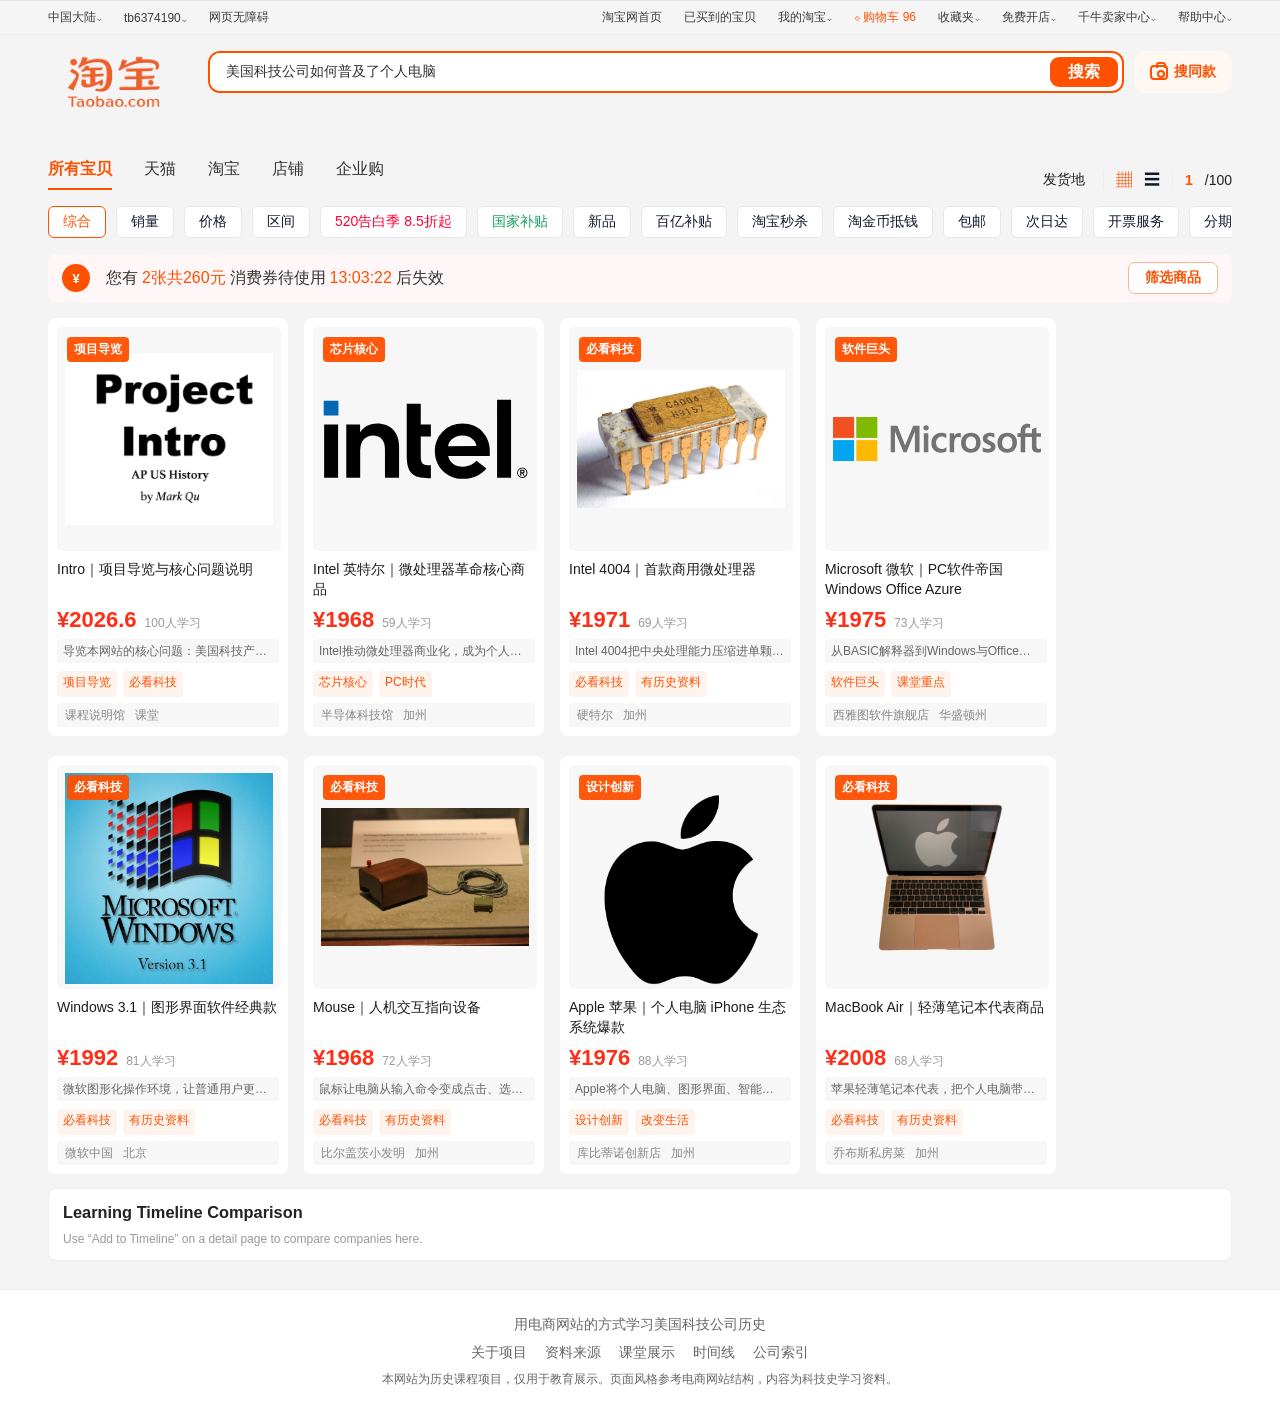
<file: index.html>
<!DOCTYPE html>
<html lang="zh-CN">
<head>
  <meta charset="UTF-8">
  <meta name="viewport" content="width=device-width, initial-scale=1.0">
  <title>淘宝</title>
  <link rel="icon" type="image/png" href="logo.png">
  <link rel="shortcut icon" type="image/png" href="pagelogo.png">
  <link rel="stylesheet" href="styles.css">
</head>
<body>
  <div class="site-nav">
    <div class="site-nav-bd">
      <div class="site-nav-left">
        <button type="button">中国大陆⌄</button>
        <button type="button">tb6374190⌄</button>
        <a href="#/" data-nav-action="learn">网页无障碍</a>
      </div>
      <div class="site-nav-right">
        <a href="#/" data-nav-action="home">淘宝网首页</a>
        <a href="#/" data-nav-action="learn">已买到的宝贝</a>
        <a href="#/" data-nav-action="learn">我的淘宝⌄</a>
        <a href="#/" data-nav-action="timeline" class="cart-link"><span aria-hidden="true">⌔</span> 购物车 96</a>
        <a href="#/" data-nav-action="learn">收藏夹⌄</a>
        <a href="#/" data-nav-action="learn">免费开店⌄</a>
        <a href="#/" data-nav-action="learn">千牛卖家中心⌄</a>
        <a href="#footer" data-nav-action="footer">帮助中心⌄</a>
      </div>
    </div>
  </div>

  <header class="header tbpc-layout">
    <a class="brand" href="#/" aria-label="淘宝首页" data-nav-action="home">
      <img class="brand-logo-img" src="logo.png" alt="淘宝">
    </a>
    <div class="header-search-group">
      <form class="search-box" id="search-form">
        <textarea id="search-input" rows="1" aria-label="搜索公司历史">美国科技公司如何普及了个人电脑</textarea>
        <button class="search-btn" type="submit">搜索</button>
      </form>
      <button class="similar-btn" type="button" id="similar-btn" aria-label="搜同款">
        <span class="camera-icon" aria-hidden="true"></span>
        <span>搜同款</span>
      </button>
    </div>
  </header>

  <main id="app" class="tbpc-layout"></main>

  <footer class="footer" id="footer">
    <div class="tbpc-layout footer-inner">
      <p>用电商网站的方式学习美国科技公司历史</p>
      <nav>
        <a href="#footer">关于项目</a>
        <a href="#footer">资料来源</a>
        <a href="#/" data-nav-action="learn">课堂展示</a>
        <a href="#/" data-nav-action="timeline">时间线</a>
        <a href="#/" data-nav-action="learn">公司索引</a>
      </nav>
      <small>本网站为历史课程项目，仅用于教育展示。页面风格参考电商网站结构，内容为科技史学习资料。</small>
    </div>
  </footer>

  <script src="app.js"></script>
</body>
</html>
</file>
<file: styles.css>
:root {
  --tb-orange: #ff5000;
  --tb-orange-dark: #e64200;
  --tb-gold: #ff9000;
  --tb-red: #ff2f17;
  --bg: #f4f4f4;
  --line: #ececec;
  --text: #222;
  --muted: #777;
  --green: #2e8b57;
  --blue: #1967d2;
}

* {
  box-sizing: border-box;
}

body {
  margin: 0;
  color: var(--text);
  background: var(--bg);
  font-family: Arial, "PingFang SC", "Microsoft YaHei", sans-serif;
  font-size: 14px;
  letter-spacing: 0;
}

a {
  color: inherit;
  text-decoration: none;
}

button,
input {
  font: inherit;
}

button {
  cursor: pointer;
}

.tbpc-layout {
  width: min(1616px, calc(100vw - 96px));
  margin: 0 auto;
}

.site-nav {
  height: 35px;
  background: #f5f5f5;
  border-top: 1px solid #e5e5e5;
  border-bottom: 1px solid #eee;
  color: #3c3c3c;
  font-size: 12px;
}

.site-nav-bd {
  width: min(1616px, calc(100vw - 96px));
  height: 33px;
  margin: 0 auto;
  display: flex;
  align-items: center;
  justify-content: space-between;
  gap: 20px;
}

.site-nav-left,
.site-nav-right {
  display: flex;
  align-items: center;
  gap: 22px;
  white-space: nowrap;
}

.site-nav button {
  border: 0;
  background: transparent;
  color: inherit;
  padding: 0;
}

.site-nav a:hover,
.site-nav button:hover,
.brand:hover,
.store-link:hover {
  color: var(--tb-orange);
}

.cart-link {
  color: var(--tb-orange);
}

.header {
  min-height: 106px;
  display: grid;
  grid-template-columns: 150px minmax(520px, 1fr);
  align-items: start;
  gap: 10px;
  padding-top: 10px;
}

.brand {
  display: flex;
  align-items: center;
  gap: 12px;
}

.brand-logo-img {
  width: 126px;
  height: auto;
  display: block;
  object-fit: contain;
}

.header-search-group {
  display: grid;
  grid-template-columns: minmax(420px, 1fr) 98px;
  gap: 10px;
  align-items: center;
  padding-top: 6px;
}

.search-box {
  display: grid;
  grid-template-columns: 1fr 72px;
  min-height: 42px;
  border: 2px solid var(--tb-orange);
  border-radius: 12px;
  background: #fff;
  overflow: hidden;
  align-items: stretch;
}

.search-box textarea {
  width: 100%;
  min-width: 0;
  min-height: 38px;
  max-height: 104px;
  border: 0;
  outline: 0;
  padding: 9px 16px;
  color: #333;
  font-size: 14px;
  line-height: 20px;
  resize: none;
  overflow-y: auto;
}

.similar-btn {
  height: 42px;
  border: 0;
  border-radius: 12px;
  background: #fff7f2;
  color: var(--tb-orange);
  font-size: 14px;
  font-weight: 700;
  display: inline-flex;
  align-items: center;
  justify-content: center;
  gap: 6px;
}

.search-btn {
  border: 0;
  background: var(--tb-orange);
  color: #fff;
  font-weight: 700;
  font-size: 16px;
  border-radius: 9px;
  margin: 4px 4px 4px 0;
}

.camera-icon {
  width: 18px;
  height: 15px;
  border: 2px solid currentColor;
  border-radius: 4px;
  position: relative;
  display: inline-block;
}

.camera-icon::before {
  content: "";
  position: absolute;
  top: -5px;
  left: 4px;
  width: 6px;
  height: 4px;
  border: 2px solid currentColor;
  border-bottom: 0;
  border-radius: 3px 3px 0 0;
}

.camera-icon::after {
  content: "";
  position: absolute;
  top: 3px;
  left: 5px;
  width: 4px;
  height: 4px;
  border: 2px solid currentColor;
  border-radius: 50%;
}

.market-shell {
  display: block;
}

.promo-card,
.timeline-panel,
.store-box,
.detail-main,
.detail-sidebar,
.detail-section,
.sort-row {
  border-radius: 8px;
  background: #fff;
}

.market-main {
  min-width: 0;
}

.market-anchor {
  height: 1px;
}

.promo-grid {
  display: grid;
  grid-template-columns: 2fr repeat(4, 1fr);
  gap: 10px;
  margin-bottom: 12px;
}

.promo-card {
  min-height: 86px;
  padding: 14px;
  border: 1px solid #fff0e8;
  background: linear-gradient(135deg, #fff 0%, #fff4ec 100%);
  display: grid;
  align-content: center;
  gap: 8px;
  text-align: left;
  cursor: pointer;
}

.promo-card:hover {
  border-color: #ffc9ad;
  box-shadow: 0 6px 18px rgba(255, 80, 0, .08);
}

.promo-card:first-child {
  min-height: 118px;
}

.promo-card strong {
  color: #331b10;
  line-height: 1.35;
}

.promo-card span {
  color: #9b5b2b;
  font-size: 12px;
  line-height: 1.35;
}

.tabs-row,
.filter-row,
.sort-row {
  display: flex;
  align-items: center;
  gap: 8px;
  padding: 0;
  margin-bottom: 16px;
  overflow-x: auto;
}

.tabs-row {
  justify-content: space-between;
  align-items: flex-end;
  padding-top: 6px;
  overflow: visible;
}

.tabs-left {
  display: flex;
  align-items: flex-end;
  gap: 32px;
  min-width: 0;
}

.tabs-meta {
  display: flex;
  align-items: center;
  gap: 12px;
  color: #1f1f1f;
  white-space: nowrap;
  font-size: 14px;
}

.tabs-meta button {
  border: 0;
  background: transparent;
  color: #1f1f1f;
}

.tabs-meta strong,
.tabs-meta .active {
  color: var(--tb-orange);
}

.meta-line-break {
  width: 1px;
  height: 18px;
  background: #eee;
}

.view-mode {
  color: #11192d;
  font-size: 16px;
  line-height: 1;
}

.filter-row {
  gap: 10px;
  margin-bottom: 16px;
}

.tab-btn,
.filter-chip {
  flex: 0 0 auto;
  border: 0;
  background: transparent;
  color: #333;
}

.tab-btn {
  height: 42px;
  padding: 0;
  border-radius: 0;
  font-size: 16px;
  font-weight: 500;
  position: relative;
}

.tab-btn.active {
  font-weight: 700;
  color: var(--tb-orange);
}

.tab-btn.active::after {
  content: "";
  position: absolute;
  left: 0;
  right: 0;
  bottom: 0;
  height: 2px;
  background: var(--tb-orange);
}

.tab-btn:hover {
  color: var(--tb-orange);
}

.filter-chip {
  height: 32px;
  padding: 0 14px;
  border: 1px solid #e8e8e8;
  border-radius: 6px;
  background: #fff;
  color: #11192d;
  font-size: 14px;
}

.filter-chip.active,
.filter-chip:hover {
  color: var(--tb-orange);
  border-color: var(--tb-orange);
  background: #fff;
}

.filter-chip:nth-child(5) {
  color: #ff0036;
}

.filter-chip:nth-child(6) {
  color: #16a05d;
}

.coupon-tip {
  min-height: 48px;
  margin-bottom: 16px;
  padding: 0 14px;
  border-radius: 8px;
  background: #fff7f7;
  display: flex;
  align-items: center;
  justify-content: space-between;
  gap: 16px;
  color: #333;
}

.coupon-left {
  display: flex;
  align-items: center;
  gap: 4px;
  white-space: nowrap;
  font-size: 16px;
}

.coupon-left strong,
.coupon-left em {
  color: var(--tb-orange);
  font-style: normal;
  font-weight: 500;
}

.coupon-icon {
  width: 28px;
  height: 28px;
  margin-right: 12px;
  border-radius: 50%;
  background: var(--tb-orange);
  color: #fff;
  display: grid;
  place-items: center;
  font-size: 13px;
  font-weight: 700;
}

.coupon-tip button {
  height: 32px;
  padding: 0 16px;
  border: 1px solid #ffb28f;
  border-radius: 7px;
  background: #fff;
  color: var(--tb-orange);
  font-weight: 700;
}

.price-range-row {
  display: flex;
  align-items: center;
  gap: 8px;
  padding: 10px 12px;
  margin-bottom: 10px;
  border-radius: 8px;
  background: #fff;
  color: #666;
  overflow-x: auto;
}

.price-range-row label {
  flex: 0 0 auto;
  height: 32px;
  display: inline-flex;
  align-items: center;
  gap: 4px;
  padding: 0 8px;
  border: 1px solid #eee;
  border-radius: 5px;
  background: #fafafa;
  color: var(--tb-orange);
}

.price-range-row input {
  width: 78px;
  border: 0;
  outline: 0;
  background: transparent;
  color: #333;
}

.price-range-row i {
  color: #aaa;
  font-style: normal;
}

.price-range-row button {
  flex: 0 0 auto;
  height: 32px;
  padding: 0 12px;
  border: 1px solid #ffc9ad;
  border-radius: 5px;
  background: #fff7f2;
  color: var(--tb-orange);
}

.sort-row {
  justify-content: space-between;
  color: #666;
}

.sort-left,
.sort-right {
  display: flex;
  align-items: center;
  gap: 16px;
  white-space: nowrap;
}

.product-grid {
  display: grid;
  grid-template-columns: repeat(auto-fill, 240px);
  gap: 20px 16px;
  justify-content: start;
}

.item-card {
  width: 240px;
  min-width: 240px;
  border: 1px solid transparent;
  border-radius: 8px;
  background: #fff;
  overflow: hidden;
  padding: 8px;
  transition: border-color .16s ease, box-shadow .16s ease, transform .16s ease;
}

.item-card:hover {
  border-color: #ffb28f;
  box-shadow: 0 8px 22px rgba(0, 0, 0, .08);
  transform: translateY(-2px);
}

.item-media {
  position: relative;
  width: 224px;
  height: 224px;
  aspect-ratio: 1;
  border-radius: 6px;
  background: #f7f7f7;
  display: grid;
  place-items: center;
  overflow: hidden;
  padding: 8px;
}

.item-photo {
  width: 100%;
  height: 100%;
  display: block;
  object-fit: contain;
}

.symbol-scene {
  width: 78%;
  height: 72%;
  border: 1px solid rgba(255, 255, 255, .5);
  border-radius: 8px;
  background:
    linear-gradient(120deg, rgba(255, 255, 255, .9), rgba(255, 255, 255, .18)),
    var(--scene-color, #2d5bff);
  box-shadow: inset 0 0 0 1px rgba(0, 0, 0, .06), 0 10px 20px rgba(0, 0, 0, .08);
  display: grid;
  place-items: center;
  color: #fff;
  text-align: center;
  position: relative;
}

.symbol-scene::before {
  content: "";
  position: absolute;
  inset: 12px;
  border: 1px solid rgba(255, 255, 255, .42);
  border-radius: 6px;
}

.symbol-scene b {
  position: relative;
  font-size: clamp(28px, 3vw, 48px);
  line-height: 1;
  text-shadow: 0 2px 8px rgba(0, 0, 0, .2);
}

.item-ribbon {
  position: absolute;
  left: 10px;
  top: 10px;
  padding: 4px 7px;
  border-radius: 4px;
  background: rgba(255, 80, 0, .95);
  color: #fff;
  font-size: 12px;
  font-weight: 700;
}

.item-info {
  padding: 8px 0 0;
}

.item-title {
  height: 40px;
  min-height: 40px;
  margin: 0 0 8px;
  color: rgba(9, 9, 10, .92);
  font-size: 14px;
  line-height: 20px;
  font-weight: 400;
  display: -webkit-box;
  -webkit-line-clamp: 2;
  -webkit-box-orient: vertical;
  overflow: hidden;
}

.price-row {
  display: flex;
  align-items: baseline;
  justify-content: flex-start;
  gap: 8px;
  margin-bottom: 6px;
}

.price {
  color: var(--tb-red);
  font-size: 22px;
  font-weight: 900;
}

.viewed {
  color: #999;
  font-size: 12px;
  white-space: nowrap;
}

.item-desc {
  min-height: 24px;
  margin: 0 0 8px;
  padding: 0 6px;
  border-radius: 4px;
  background: #f7f7f7;
  color: #666;
  font-size: 12px;
  line-height: 24px;
  overflow: hidden;
  text-overflow: ellipsis;
  white-space: nowrap;
}

.badge-row {
  display: flex;
  flex-wrap: wrap;
  gap: 6px;
  min-height: 26px;
  margin-bottom: 6px;
}

.badge {
  padding: 3px 6px;
  border-radius: 4px;
  background: #fff3ed;
  color: var(--tb-orange);
  font-size: 12px;
}

.store-row {
  display: flex;
  justify-content: flex-start;
  align-items: center;
  gap: 10px;
  height: 24px;
  margin-top: 0;
  padding: 0 8px;
  border-radius: 4px;
  background: rgba(0, 0, 0, .03);
  color: #888;
  font-size: 12px;
}

.store-link {
  min-width: 0;
  overflow: hidden;
  text-overflow: ellipsis;
  white-space: nowrap;
}

.empty-state {
  padding: 40px;
  border-radius: 8px;
  background: #fff;
  color: #777;
  text-align: center;
}

.timeline-panel {
  margin-top: 14px;
  padding: 14px;
  border: 1px solid #eee;
}

.timeline-panel h3 {
  margin: 0 0 10px;
}

.timeline-list {
  display: flex;
  flex-wrap: wrap;
  gap: 8px;
}

.timeline-pill {
  display: inline-flex;
  align-items: center;
  gap: 8px;
  padding: 7px 10px;
  border: 1px solid #ffd0b8;
  border-radius: 18px;
  background: #fff7f2;
  color: #6d2b0b;
}

.timeline-pill button {
  width: 18px;
  height: 18px;
  border: 0;
  border-radius: 50%;
  background: #ffd7c6;
  color: #8a2d00;
  line-height: 18px;
}

.detail-shell {
  display: grid;
  grid-template-columns: minmax(0, 1fr) 260px;
  gap: 14px;
}

.detail-main {
  padding: 24px 26px 26px;
}

.detail-top {
  display: grid;
  grid-template-columns: minmax(560px, 42%) minmax(0, 1fr);
  gap: 34px;
  align-items: start;
}

.detail-gallery {
  min-width: 0;
}

.detail-hero {
  aspect-ratio: 1 / .86;
  border-radius: 8px;
  background: #f8f8f8;
  display: grid;
  place-items: center;
  overflow: hidden;
  padding: 28px;
}

.detail-hero img {
  width: 100%;
  height: 100%;
  display: block;
  object-fit: contain;
}

.detail-hero .gallery-video {
  width: 100%;
  height: 100%;
  display: block;
  border-radius: 6px;
  background: #000;
  object-fit: contain;
}

.detail-hero .symbol-scene {
  width: 82%;
  height: 74%;
}

.thumb-row {
  display: flex;
  flex-wrap: wrap;
  gap: 12px;
  margin-top: 16px;
}

.thumb {
  appearance: none;
  flex: 0 0 96px;
  width: 96px;
  aspect-ratio: 1;
  border: 2px solid #eee;
  border-radius: 6px;
  background: #fafafa;
  display: grid;
  place-items: center;
  color: #888;
  font-size: 14px;
  padding: 0;
  position: relative;
  overflow: hidden;
  padding: 10px;
}

.thumb.active {
  border-color: var(--tb-orange);
}

.thumb:hover {
  border-color: #ffb28f;
}

.thumb img {
  width: 70%;
  height: 70%;
  display: block;
  object-fit: contain;
}

.video-thumb img {
  filter: brightness(.82);
}

.play-badge {
  position: absolute;
  top: 50%;
  left: 50%;
  width: 34px;
  height: 34px;
  padding: 0;
  border-radius: 50%;
  background: rgba(255, 80, 0, .92);
  color: #fff;
  display: grid;
  place-items: center;
  font-size: 14px;
  line-height: 1;
  transform: translate(-50%, -50%);
  box-shadow: 0 4px 12px rgba(255, 80, 0, .24);
}

.thumb span:not(.play-badge) {
  position: absolute;
  inset: auto 0 0;
  padding: 5px 3px;
  background: rgba(255, 255, 255, .86);
  color: #666;
  font-weight: 700;
  line-height: 1.1;
}

.detail-buy h1 {
  margin: 0 0 14px;
  color: #222;
  font-size: clamp(24px, 2vw, 32px);
  line-height: 1.28;
  font-weight: 800;
  letter-spacing: 0;
}

.price-panel {
  padding: 14px 16px;
  margin-bottom: 14px;
  border-radius: 6px;
  background: #fff2e8;
  display: grid;
  gap: 10px;
  color: #222;
  font-size: 16px;
}

.price-line,
.meta-line {
  display: flex;
  align-items: center;
  gap: 14px;
  line-height: 1.45;
}

.label {
  width: 72px;
  color: #777;
  flex: 0 0 72px;
}

.detail-price {
  color: var(--tb-red);
  font-size: clamp(34px, 3vw, 44px);
  line-height: 1;
  font-weight: 900;
}

.service-badges {
  display: flex;
  flex-wrap: wrap;
  gap: 8px;
  margin: 12px 0;
}

.option-box {
  padding: 12px 0;
  border-top: 1px solid #f1f1f1;
  border-bottom: 1px solid #f1f1f1;
}

.option-title {
  margin-bottom: 10px;
  color: #777;
}

.option-row {
  display: flex;
  flex-wrap: wrap;
  gap: 10px;
}

.option-btn {
  min-width: 90px;
  height: 34px;
  padding: 0 12px;
  border: 1px solid #ddd;
  border-radius: 4px;
  background: #fff;
}

.option-btn.active,
.option-btn:hover {
  color: var(--tb-orange);
  border-color: var(--tb-orange);
  background: #fff7f2;
}

.qty-row {
  display: flex;
  align-items: center;
  gap: 12px;
  margin: 14px 0;
  color: #777;
}

.qty-control {
  display: inline-flex;
  height: 30px;
  border: 1px solid #ddd;
  border-radius: 4px;
  overflow: hidden;
  color: #333;
}

.qty-control button {
  width: 30px;
  border: 0;
  background: #f6f6f6;
}

.qty-control output {
  min-width: 36px;
  display: grid;
  place-items: center;
  border-left: 1px solid #ddd;
  border-right: 1px solid #ddd;
}

.buy-row {
  display: flex;
  flex-wrap: wrap;
  gap: 14px;
  align-items: center;
}

.buy-btn {
  min-width: 178px;
  height: 52px;
  border: 0;
  border-radius: 12px;
  color: #fff;
  font-size: 18px;
  font-weight: 700;
  box-shadow: none;
  cursor: pointer;
  transition: filter .16s ease, transform .16s ease;
}

.buy-btn:hover {
  filter: brightness(1.03);
  transform: translateY(-1px);
}

.buy-now {
  background: linear-gradient(90deg, #ffcb00, #ff9402);
}

.add-cart {
  background: linear-gradient(90deg, #ff7700, #ff4900);
}

.detail-sidebar {
  align-self: start;
  padding: 14px;
}

@media (orientation: portrait) {
  .detail-shell {
    grid-template-columns: minmax(0, 1fr);
  }

  .detail-sidebar {
    display: none;
  }
}

.store-box h2 {
  margin: -14px -14px 12px;
  padding: 11px 14px;
  border-bottom: 1px solid #eee;
  border-left: 3px solid var(--tb-orange);
  background: #fafafa;
  font-size: 16px;
}

.store-ratings {
  display: grid;
  gap: 8px;
  margin: 12px 0;
  color: #666;
}

.rating-row {
  display: flex;
  justify-content: space-between;
  gap: 12px;
}

.rating-row strong {
  color: var(--tb-orange);
}

.store-cta {
  width: 100%;
  height: 34px;
  border: 1px solid #ffb086;
  border-radius: 4px;
  background: #fff7f2;
  color: var(--tb-orange-dark);
  font-weight: 700;
}

.detail-tabs {
  position: sticky;
  top: 0;
  z-index: 3;
  display: flex;
  gap: 4px;
  margin: 18px -18px 0;
  padding: 0 18px;
  border-top: 2px solid var(--tb-orange);
  border-bottom: 1px solid #eee;
  background: #fafafa;
}

.detail-tabs button {
  min-height: 42px;
  padding: 0 16px;
  border: 0;
  border-radius: 0;
  background: transparent;
  color: #444;
  font-weight: 700;
}

.detail-tabs button:hover {
  color: var(--tb-orange);
  background: #fff;
}

.detail-section {
  margin-top: 14px;
  border: 1px solid #eee;
  background: #fff;
}

.detail-section h2 {
  margin: 0;
  padding: 14px 18px;
  border-bottom: 1px solid #eee;
  border-left: 3px solid var(--tb-orange);
  background: #fafafa;
  color: #222;
  font-size: 20px;
  line-height: 1.25;
  font-weight: 800;
}

.detail-section > .history-text,
.detail-section > .markdown-detail,
.detail-section > .history-timeline,
.detail-section > .related-grid {
  padding: 18px;
}

.history-text {
  margin: 0;
  font-size: 16.5px;
  line-height: 1.78;
  color: #444;
}

.markdown-detail h3 {
  margin: 0 0 14px;
  color: #222;
  font-size: 22px;
  line-height: 1.35;
  font-weight: 800;
}

.markdown-detail h4,
.markdown-detail h5 {
  margin: 18px 0 10px;
  color: var(--tb-orange);
  font-size: 18px;
  line-height: 1.4;
  font-weight: 800;
}

.markdown-detail p {
  margin: 0 0 14px;
  color: #444;
  font-size: 16.5px;
  line-height: 1.78;
}

.markdown-image {
  margin: 14px 0 18px;
}

.markdown-image img {
  display: block;
  max-width: 100%;
  max-height: 420px;
  border-radius: 6px;
  object-fit: contain;
}

.markdown-loading {
  color: #888;
}

.markdown-warning {
  margin-bottom: 12px;
  padding: 11px 12px;
  border: 1px solid #ffd0b8;
  border-radius: 6px;
  background: #fff7f2;
  color: #7a3a18;
  line-height: 1.65;
}

.markdown-detail ul {
  display: grid;
  gap: 8px;
  margin: 0 0 12px;
  padding: 0;
  list-style: none;
}

.markdown-detail li {
  padding: 10px 12px;
  border: 1px solid #ffe0d1;
  border-radius: 6px;
  background: #fff9f5;
  color: #444;
  font-size: 16px;
  line-height: 1.68;
}

.detail-info-grid {
  display: grid;
  gap: 10px;
  margin-top: 14px;
}

.detail-info-card {
  padding: 12px 14px;
  border: 1px solid #ffe0d1;
  border-radius: 6px;
  background: #fff9f5;
}

.detail-info-card strong {
  display: block;
  margin-bottom: 6px;
  color: var(--tb-orange);
  font-size: 15px;
}

.detail-info-card p {
  margin: 0;
  color: #444;
  line-height: 1.75;
}

.history-timeline {
  display: grid;
  gap: 10px;
  margin: 0;
  list-style: none;
}

.history-timeline li {
  display: grid;
  grid-template-columns: 96px 1fr;
  gap: 14px;
  padding: 10px 0;
  border-bottom: 1px dashed #eee;
}

.history-timeline strong {
  color: var(--tb-orange);
}

.related-grid {
  display: grid;
  grid-template-columns: repeat(3, 1fr);
  gap: 10px;
}

.related-card {
  padding: 10px;
  border: 1px solid #eee;
  border-radius: 6px;
  background: #fafafa;
}

.related-card strong {
  display: block;
  margin-bottom: 4px;
}

.detail-back {
  display: inline-flex;
  align-items: center;
  gap: 6px;
  margin-bottom: 12px;
  color: var(--tb-orange);
  font-weight: 700;
}

.footer {
  margin-top: 28px;
  padding: 26px 0;
  background: #fff;
  border-top: 1px solid #eee;
  color: #666;
}

.footer-inner {
  display: grid;
  gap: 10px;
  text-align: center;
}

.footer p {
  margin: 0;
}

.footer nav {
  display: flex;
  justify-content: center;
  flex-wrap: wrap;
  gap: 18px;
}

.footer a:hover {
  color: var(--tb-orange);
}

@media (max-width: 1180px) {
  .product-grid {
    grid-template-columns: repeat(auto-fill, 240px);
  }

  .promo-grid {
    grid-template-columns: repeat(3, 1fr);
  }

  .promo-card:first-child {
    grid-column: 1 / -1;
  }

  .detail-top {
    grid-template-columns: minmax(420px, 44%) minmax(0, 1fr);
    gap: 24px;
  }
}

@media (max-width: 880px) {
  .tbpc-layout,
  .site-nav-bd {
    width: min(100vw - 24px, 720px);
  }

  .site-nav-right {
    display: none;
  }

  .header {
    grid-template-columns: 1fr;
    gap: 12px;
    padding: 14px 0 8px;
  }

  .header-search-group {
    grid-template-columns: minmax(0, 1fr) 98px;
    padding-top: 0;
  }

  .tabs-row {
    align-items: flex-start;
    gap: 12px;
    overflow-x: auto;
  }

  .tabs-left {
    gap: 22px;
  }

  .tabs-meta {
    display: none;
  }

  .coupon-tip {
    align-items: flex-start;
    flex-direction: column;
    padding: 12px 14px;
  }

  .market-shell,
  .detail-shell,
  .detail-top {
    grid-template-columns: 1fr;
  }

  .product-grid {
    grid-template-columns: repeat(auto-fill, 240px);
  }

  .promo-grid,
  .related-grid {
    grid-template-columns: 1fr 1fr;
  }
}

@media (max-width: 560px) {
  .search-box {
    grid-template-columns: 1fr 72px;
  }

  .header-search-group {
    grid-template-columns: 1fr;
  }

  .similar-btn {
    display: none;
  }

  .coupon-left {
    flex-wrap: wrap;
    white-space: normal;
  }

  .promo-grid,
  .product-grid,
  .related-grid,
  .history-timeline li {
    grid-template-columns: 1fr;
  }

  .item-card,
  .item-media,
  .item-photo {
    width: 100%;
    min-width: 0;
  }

  .item-media {
    height: auto;
    aspect-ratio: 1;
  }

  .brand-logo-img {
    width: 100px;
  }

  .detail-main {
    padding: 12px;
  }

  .detail-buy h1 {
    font-size: 24px;
  }

  .price-panel {
    padding: 12px;
    font-size: 15px;
  }

  .price-line,
  .meta-line {
    gap: 10px;
  }

  .label {
    width: 64px;
    flex-basis: 64px;
  }

  .detail-price {
    font-size: 34px;
  }

  .buy-row {
    gap: 10px;
  }

  .buy-btn {
    flex: 1 1 150px;
    min-width: 0;
    height: 48px;
    font-size: 16px;
  }

  .detail-section h2 {
    padding: 12px 14px;
    font-size: 18px;
  }

  .detail-section > .history-text,
  .detail-section > .markdown-detail,
  .detail-section > .history-timeline,
  .detail-section > .related-grid {
    padding: 14px;
  }

  .markdown-detail h3 {
    font-size: 21px;
  }

  .markdown-detail p,
  .history-text {
    font-size: 16px;
    line-height: 1.72;
  }

  .detail-tabs {
    margin: 14px -12px 0;
    padding: 8px 12px;
    overflow-x: auto;
  }
}
</file>
